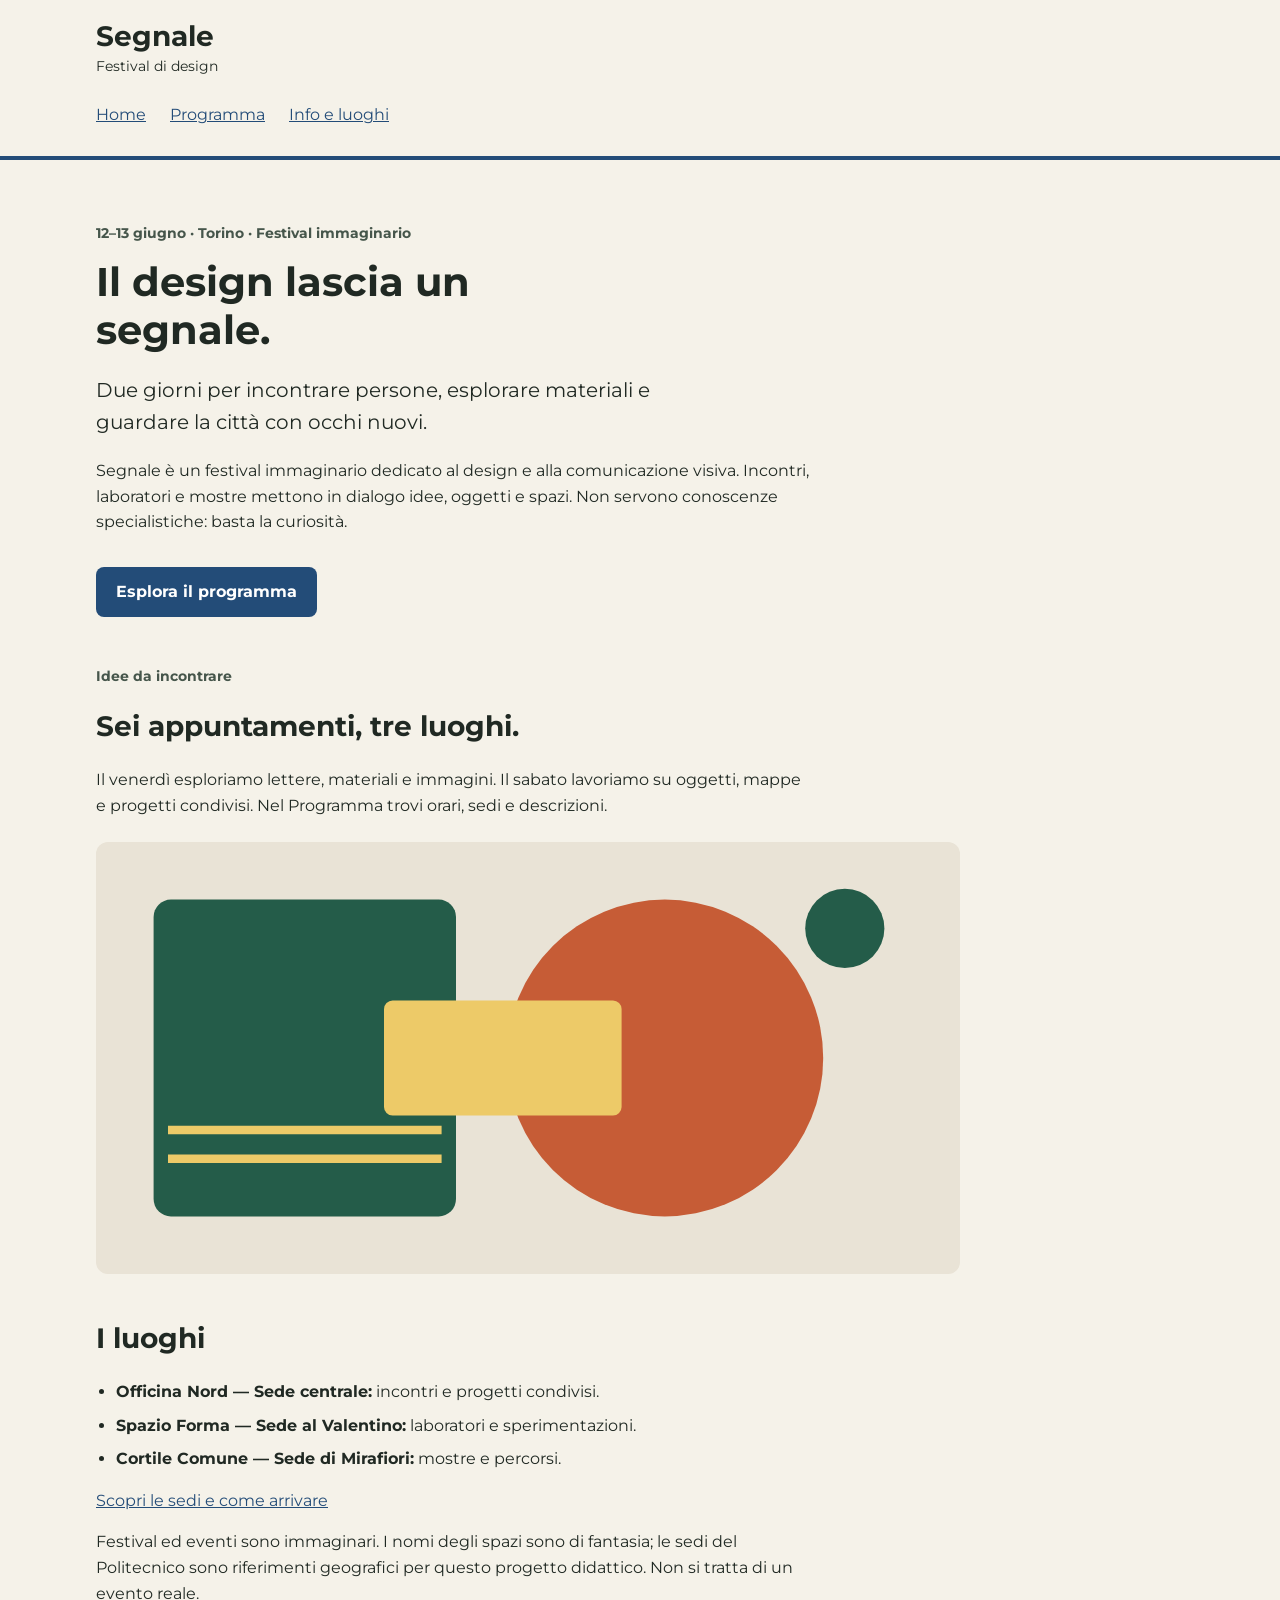
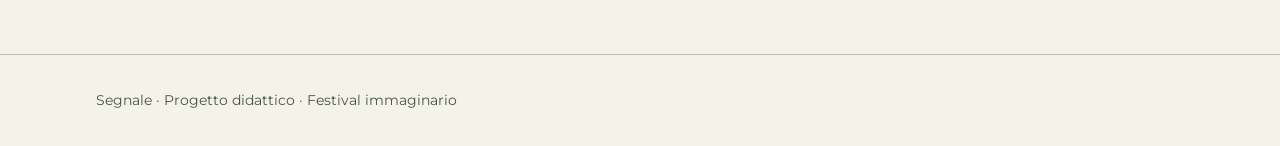
<file: index.html>
<!doctype html>
<html lang="it">
<head>
  <meta charset="utf-8">
  <meta name="viewport" content="width=device-width, initial-scale=1">
  <title>Segnale — Festival di design</title>
 <link rel="preconnect" href="https://fonts.googleapis.com">
<link rel="preconnect" href="https://fonts.gstatic.com" crossorigin>
<link href="https://fonts.googleapis.com/css2?family=Montserrat:wght@400;700&display=swap" rel="stylesheet">
  <link rel="stylesheet" href="style.css">
</head>
<body>
  <a class="skip-link" href="#contenuto">Vai al contenuto</a>
  <header class="site-header">
    <div class="container">
      <a class="brand" href="index.html">Segnale<span>Festival di design</span></a>
      <nav>
        <a href="index.html">Home</a>
        <a href="programma.html">Programma</a>
        <a href="info.html">Info e luoghi</a>
      </nav>
    </div>
  </header>

  <main id="contenuto" class="container">
    <section class="intro">
      <p class="eyebrow">12–13 giugno · Torino · Festival immaginario</p>
      <h1 id="titolo-home">Il design lascia un segnale.</h1>
      <p class="lead">Due giorni per incontrare persone, esplorare materiali e guardare la città con occhi nuovi.</p>
      <p class="reading-text">Segnale è un festival immaginario dedicato al design e alla comunicazione visiva. Incontri, laboratori e mostre mettono in dialogo idee, oggetti e spazi. Non servono conoscenze specialistiche: basta la curiosità.</p>
      <a class="button-link" href="programma.html">Esplora il programma</a>
    </section>

    <section class="content-section">
      <p class="eyebrow">Idee da incontrare</p>
      <h2 id="titolo-festival">Sei appuntamenti, tre luoghi.</h2>
      <p class="reading-text">Il venerdì esploriamo lettere, materiali e immagini. Il sabato lavoriamo su oggetti, mappe e progetti condivisi. Nel Programma trovi orari, sedi e descrizioni.</p>
      <img class="festival-image" src="assets/festival.svg" alt="Composizione geometrica di cerchi e rettangoli nei colori del festival" width="1200" height="600">
    </section>

    <section class="content-section">
      <h2 id="titolo-luoghi">I luoghi</h2>
      <ul class="venues">
        <li><strong>Officina Nord — Sede centrale:</strong> incontri e progetti condivisi.</li>
        <li><strong>Spazio Forma — Sede al Valentino:</strong> laboratori e sperimentazioni.</li>
        <li><strong>Cortile Comune — Sede di Mirafiori:</strong> mostre e percorsi.</li>
      </ul>
      <p><a href="info.html">Scopri le sedi e come arrivare</a></p>
      <p class="reading-text">Festival ed eventi sono immaginari. I nomi degli spazi sono di fantasia; le sedi del Politecnico sono riferimenti geografici per questo progetto didattico. Non si tratta di un evento reale.</p>
    </section>
  </main>

  <footer class="site-footer"><div class="container"><p>Segnale · Progetto didattico · Festival immaginario</p></div></footer>
</body>
</html>
</file>
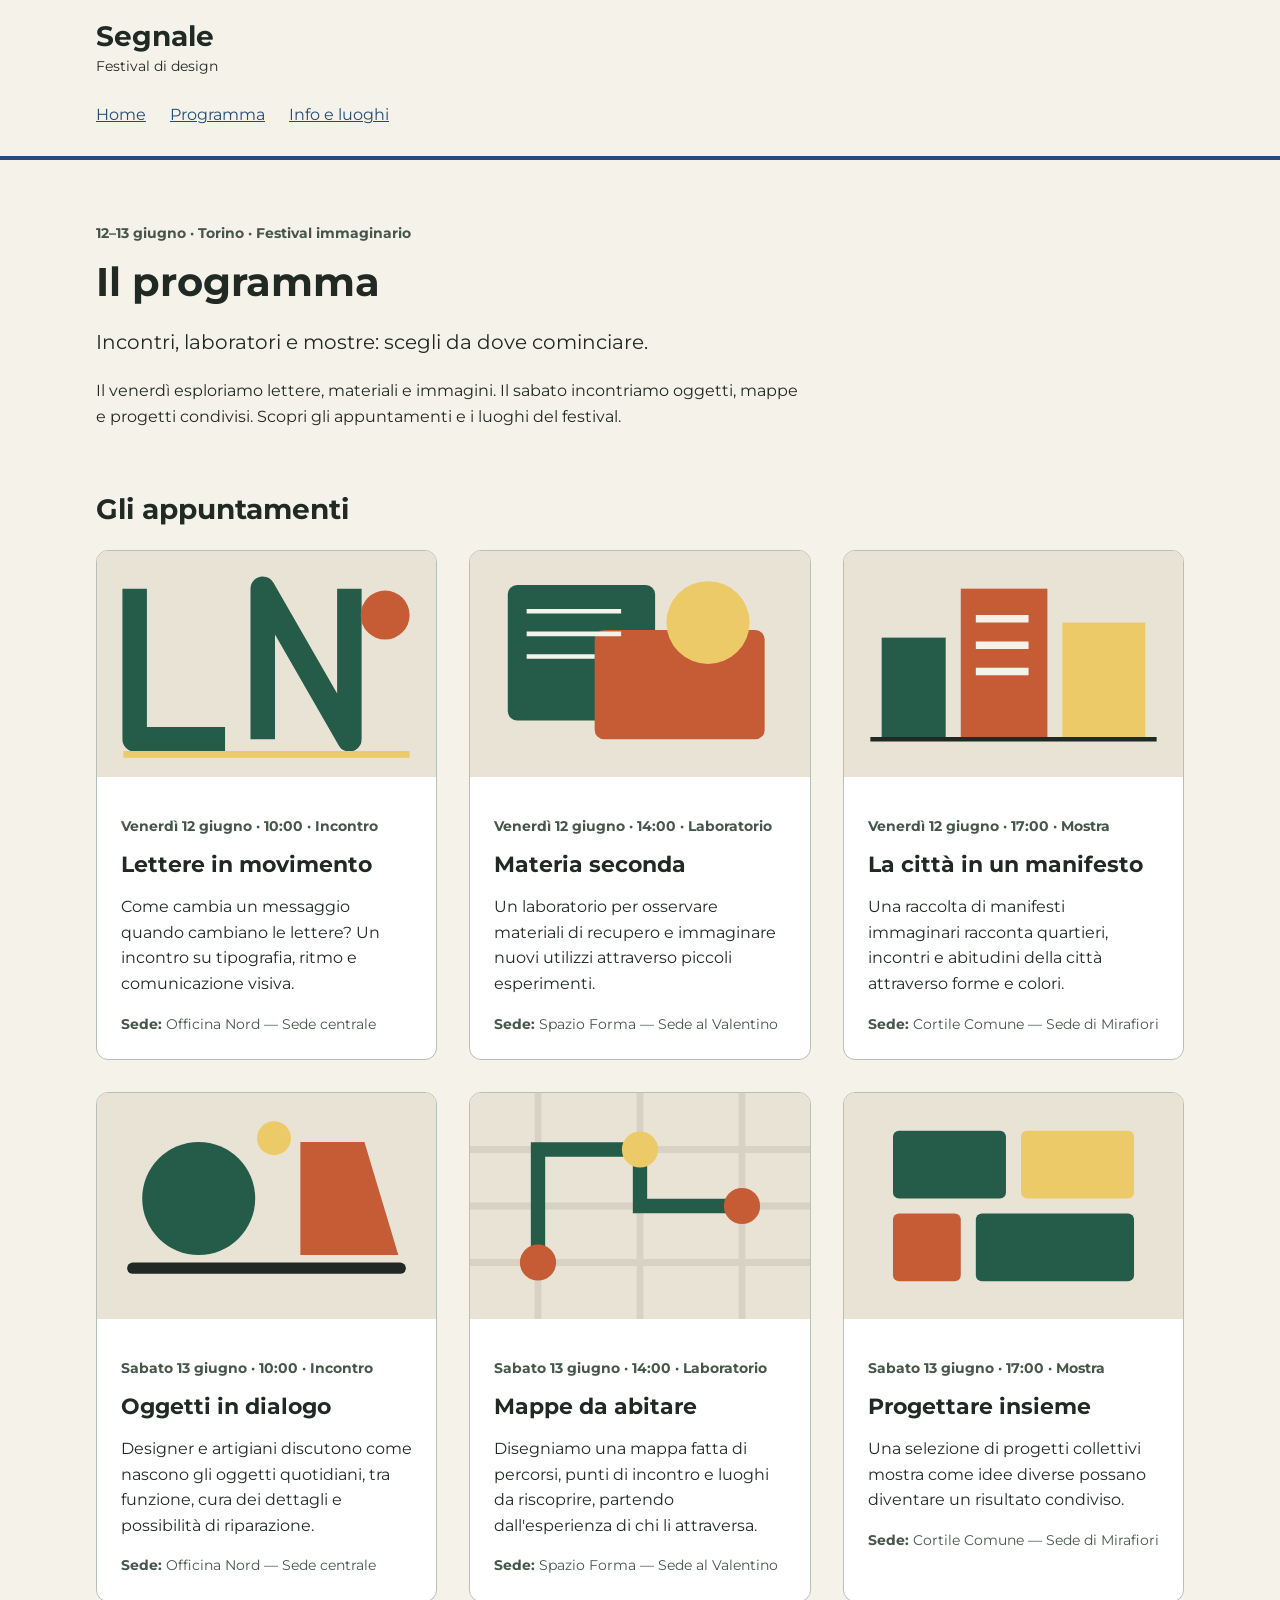
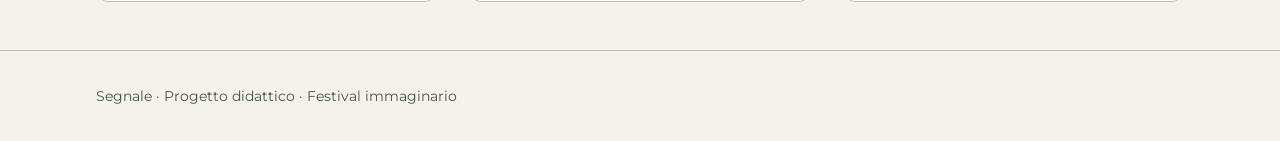
<file: programma.html>
<!doctype html>
<html lang="it">
<head>
  <meta charset="utf-8">
  <meta name="viewport" content="width=device-width, initial-scale=1">
  <title>Programma — Segnale</title>
  <link rel="preconnect" href="https://fonts.googleapis.com">
  <link rel="preconnect" href="https://fonts.gstatic.com" crossorigin>
  <link href="https://fonts.googleapis.com/css2?family=Montserrat:wght@400;700&display=swap" rel="stylesheet">
  <link rel="stylesheet" href="style.css">
</head>
<body>
  <a class="skip-link" href="#contenuto">Vai al contenuto</a>
  <header class="site-header">
    <div class="container">
      <a class="brand" href="index.html">Segnale<span>Festival di design</span></a>
      <nav>
        <a href="index.html">Home</a>
        <a href="programma.html">Programma</a>
        <a href="info.html">Info e luoghi</a>
      </nav>
    </div>
  </header>

  <main id="contenuto" class="container">
    <section class="intro">
      <p class="eyebrow">12–13 giugno · Torino · Festival immaginario</p>
      <h1 id="titolo-programma">Il programma</h1>
      <p class="lead">Incontri, laboratori e mostre: scegli da dove cominciare.</p>
      <p class="reading-text">Il venerdì esploriamo lettere, materiali e immagini. Il sabato incontriamo oggetti, mappe e progetti condivisi. Scopri gli appuntamenti e i luoghi del festival.</p>
    </section>

    <section class="content-section">
      <h2 id="titolo-eventi">Gli appuntamenti</h2>
      <div class="event-grid" aria-live="polite"></div>
    </section>
  </main>

  <footer class="site-footer">
    <div class="container">
      <p>Segnale · Progetto didattico · Festival immaginario</p>
    </div>
  </footer>

  <script src="programma.js"></script>
</body>
</html>
</file>
<file: style.css>
/* Segnale: esempio completo della consegna su Home e Programma. */

/* Valori condivisi: le regole interessate li richiamano con var(). */
:root {
  --colore-primario: #234c78;
  --colore-primario-scuro: #163454;
  --colore-sfondo: #f5f2e9;
  --colore-testo: #202923;
  --font-testo: 'Montserrat', Arial, sans-serif; 
  --font-titoli: 'Montserrat', Arial, sans-serif;
}

* {
  box-sizing: border-box;
}

body {
  margin: 0;
  background: var(--colore-sfondo);
  color: var(--colore-testo);
  font-family: var(--font-testo);
  font-size: 1rem;
  line-height: 1.6;
}

a {
  color: var(--colore-primario);
}

a:hover {
  text-decoration: underline;
}

a:focus {
  outline: 3px solid var(--colore-testo);
}

.container {
  width: 92%;
  max-width: 68rem;
  margin: 0 auto;
}

.site-header {
  padding: 1.25rem 0;
  border-bottom: 4px solid var(--colore-primario);
}

.brand {
  display: inline-block;
  color: var(--colore-testo);
  font-size: 1.75rem;
  font-weight: bold;
  line-height: 1.2;
  text-decoration: none;
}

.brand span {
  display: block;
  margin-top: 0.25rem;
  font-size: 0.875rem;
  font-weight: normal;
}

nav {
  margin-top: 1rem;
}

nav a {
  display: inline-block;
  margin-right: 1rem;
  padding: 0.25rem 0;
}


.intro {
  padding: 3rem 0 1rem;
}

.eyebrow,
.event-meta {
  color: #46564b;
  font-size: 0.875rem;
  font-weight: bold;
}

h1,
h2,
h3 {
  font-family: var(--font-titoli);
  line-height: 1.2;
}

h1 {
  max-width: 18ch;
  margin: 0.75rem 0 1.25rem;
  font-size: 2.5rem;
}

h2 {
  font-size: 1.75rem;
}

h3 {
  margin: 0.5rem 0 0.75rem;
  font-size: 1.375rem;
}

.lead {
  max-width: 48ch;
  font-size: 1.25rem;
}

.reading-text {
  max-width: 65ch;
}

.button-link {
  display: inline-block;
  margin-top: 1rem;
  padding: 0.75rem 1.25rem;
  border-radius: 0.5rem;
  background: var(--colore-primario);
  color: #ffffff;
  font-weight: bold;
  text-decoration: none;
}

.button-link:hover {
  background: var(--colore-primario-scuro);
}

.content-section {
  margin: 2rem 0 3rem;
}

.festival-image {
  display: block;
  width: 100%;
  max-width: 54rem;
  height: auto;
  margin-top: 1.5rem;
  border-radius: 0.75rem;
}

.venues {
  padding-left: 1.25rem;
}

.venues li {
  margin-bottom: 0.5rem;
}

/* Disposizione di base: una colonna. */
.event-grid {
  display: grid;
  grid-template-columns: 1fr;
  gap: 2rem;
}

.event-card {
  overflow: hidden;
  border: 1px solid #b7c0b7;
  border-radius: 0.75rem;
  background: #ffffff;
}

.event-card img {
  display: block;
  width: 100%;
  height: auto;
}

.event-body {
  padding: 1.5rem;
}

.event-place {
  margin-bottom: 0;
  color: #46564b;
  font-size: 0.875rem;
}

.site-footer {
  padding: 1.25rem 0;
  border-top: 1px solid #b7c0b7;
  color: #46564b;
  font-size: 0.875rem;
}

.skip-link {
  position: absolute;
  top: -6rem;
  left: 1rem;
  padding: 0.75rem 1rem;
  background: #ffffff;
  color: var(--colore-testo);
}

.skip-link:focus {
  top: 1rem;
}

/* Da 600 px: due colonne. */
@media (min-width: 600px) {
  .event-grid {
    grid-template-columns: repeat(2, 1fr);
  }
}

/* Da 1024 px: tre colonne. Questa regola segue quella da 600 px. */
@media (min-width: 1024px) {
  .event-grid {
    grid-template-columns: repeat(3, 1fr);
  }
}

/* Info e luoghi: componenti aggiunti al sito esistente. */
button {
  padding: 0.65rem 0.5rem;
  border: 2px solid var(--colore-primario);
  border-radius: 0.5rem;
  background: var(--colore-primario);
  color: #ffffff;
  font-family: var(--font-testo);
  font-size: 1rem;
  font-weight: bold;
  cursor: pointer;
}

button:hover {
  background: var(--colore-primario-scuro);
}

button:focus {
  outline: 3px solid var(--colore-testo);
}

.venue-gallery {
  max-width: 54rem;
}

.venue-swiper {
  width: 100%;
}

.venue-slide {
  margin: 0;
  overflow: hidden;
  border: 1px solid #b7c0b7;
  border-radius: 0.75rem;
  background: #ffffff;
}

.venue-slide img {
  display: block;
  width: 100%;
  height: auto;
}

.venue-slide figcaption {
  padding: 1.25rem;
}

.gallery-controls {
  display: grid;
  grid-template-columns: repeat(2, 1fr);
  gap: 0.75rem;
  margin-top: 1rem;
}

.gallery-count {
  margin: 0.75rem 0 0;
  text-align: center;
}

@media (max-width: 319px) {
  .gallery-label {
    font-size: 0;
  }
}

.map-container {
  margin: 1.5rem 0;
  overflow: hidden;
  border: 1px solid #b7c0b7;
  border-radius: 0.75rem;
  background: #ffffff;
}

.map-container iframe {
  display: block;
  width: 100%;
  height: 28rem;
  border: 0;
}

.venue-addresses {
  display: grid;
  grid-template-columns: 1fr;
  gap: 1.5rem;
}

.venue-address {
  padding: 1.25rem;
  border: 1px solid #b7c0b7;
  border-radius: 0.75rem;
}

.teaching-note {
  margin-top: 2rem;
}

@media (min-width: 768px) {
  .venue-addresses {
    grid-template-columns: repeat(3, 1fr);
  }
}
/* =========================================
   Esercitazione 7: Intestazione e Menu
   ========================================= */

/* Intestazione sticky (bloquée en haut) */
.site-header {
  position: sticky;
  top: 0;
  background-color: var(--colore-sfondo);
  z-index: 1000;
}

/* Menu responsive - Disposition mobile (colonne) */
nav {
  display: flex;
  flex-direction: column;
  gap: 0.5rem;
  margin-top: 1rem;
}

nav a {
  margin-right: 0;
  padding: 0.5rem 0;
}

/* Menu responsive - Disposition ordinateur (ligne) */
@media (min-width: 600px) {
  nav {
    flex-direction: row;
    gap: 1.5rem;
  }
}
</file>
